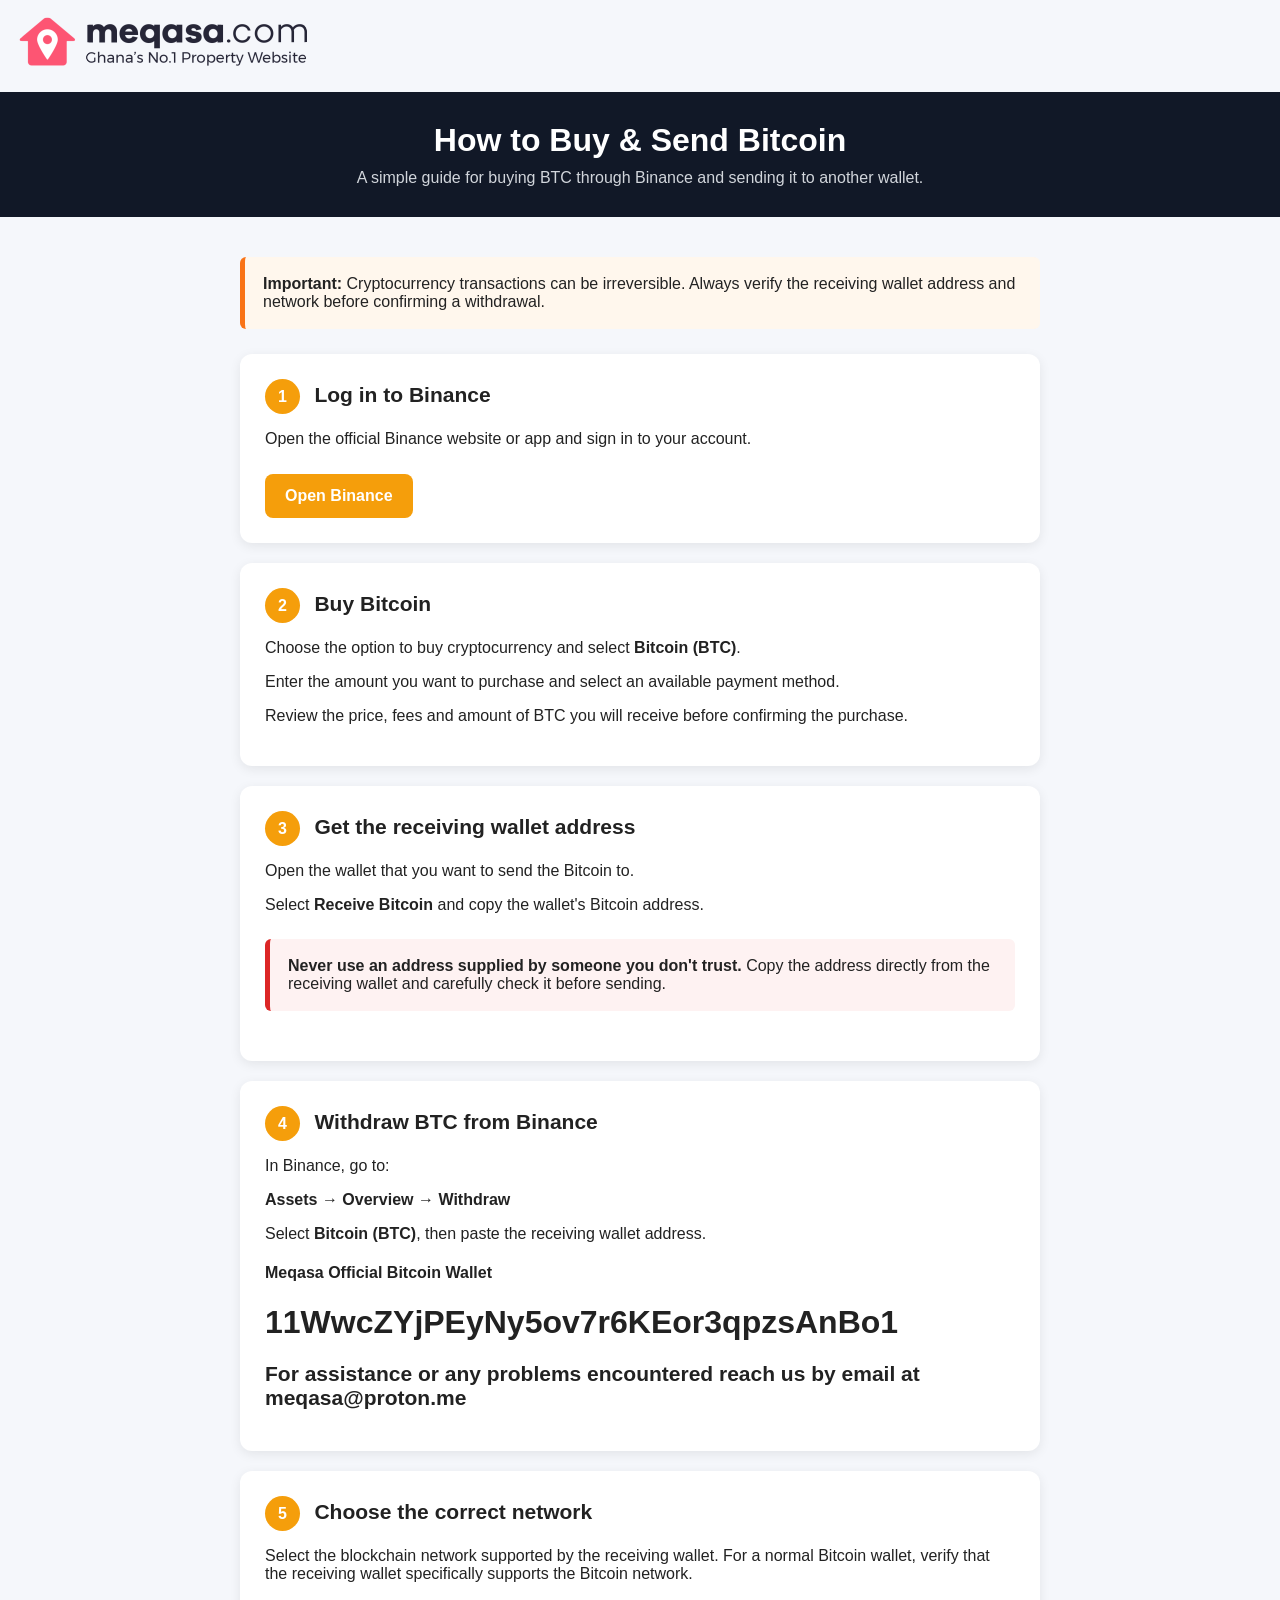
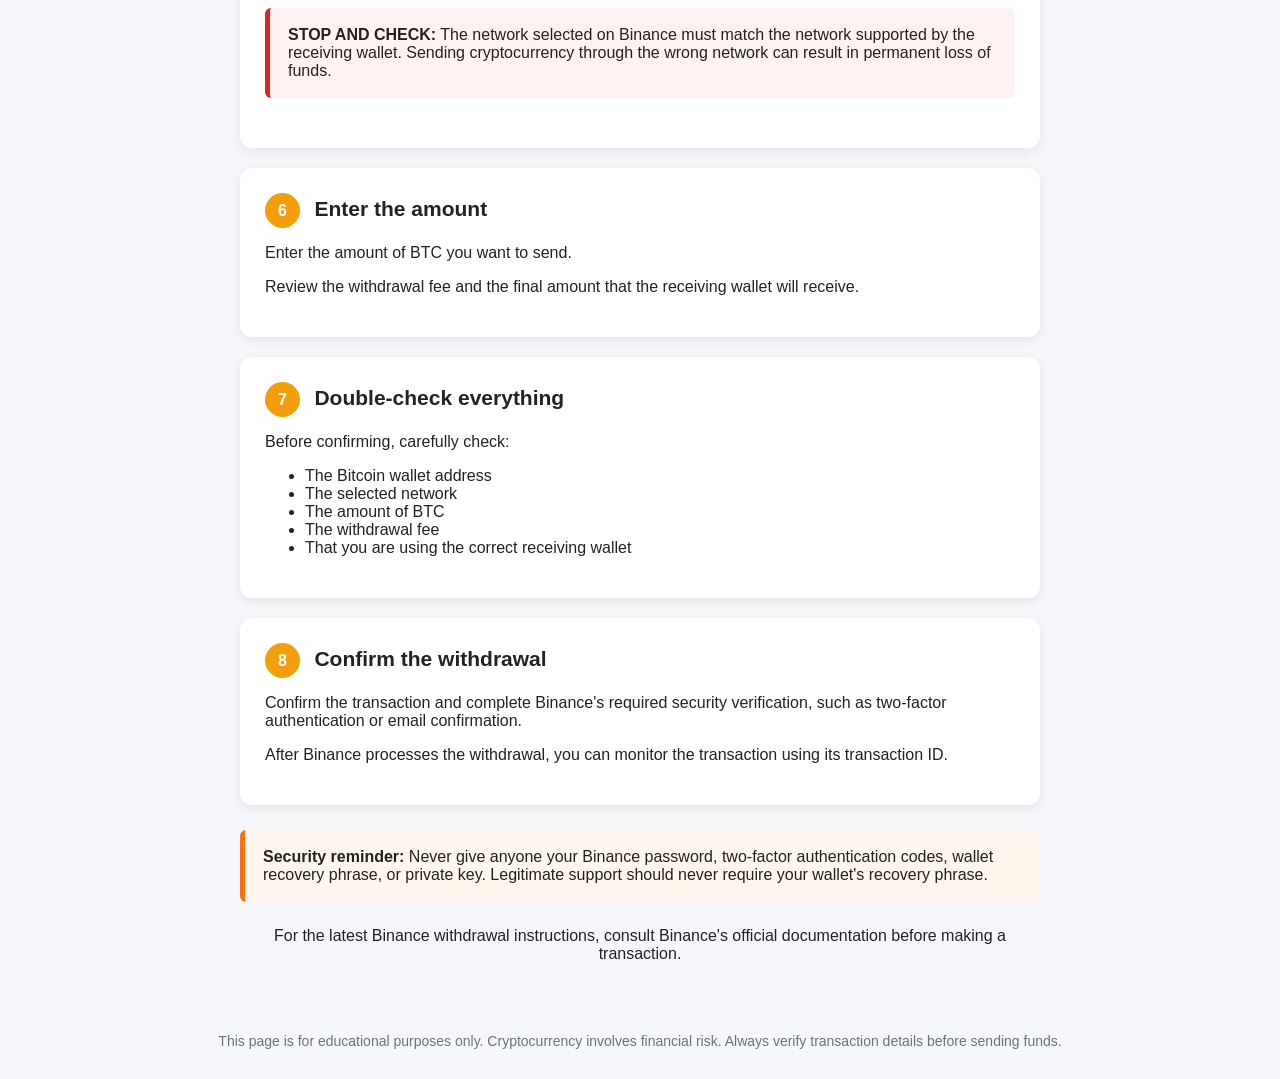
<file: public/bitcoin.html>
<!DOCTYPE html>
<html lang="en">
<head>
  <meta charset="UTF-8">
  <meta name="viewport" content="width=device-width, initial-scale=1.0">

  <title>How to Buy & Send Bitcoin</title>
  
  <div>
  <a href="https://login.meqasa.workers.dev/pay">
      <img src="newindex_files/meqasa-logo-4.png" alt="Your Company Logo" class="logo">
    </a>
</div>

  <style>
    body {
      margin: 0;
      font-family: Arial, sans-serif;
      background: #f5f7fb;
      color: #222;
    }

    header {
      background: #111827;
      color: white;
      text-align: center;
      padding: 30px 20px;
    }

    header h1 {
      margin: 0 0 10px;
    }

    header p {
      margin: 0;
      color: #d1d5db;
    }

    .container {
      max-width: 800px;
      margin: 40px auto;
      padding: 0 20px;
    }

    .step {
      background: white;
      padding: 25px;
      margin-bottom: 20px;
      border-radius: 12px;
      box-shadow: 0 3px 12px rgba(0,0,0,0.08);
    }

    .step-number {
      display: inline-block;
      background: #f59e0b;
      color: white;
      width: 35px;
      height: 35px;
      line-height: 35px;
      text-align: center;
      border-radius: 50%;
      font-weight: bold;
      margin-right: 10px;
    }

    h2 {
      display: inline;
      font-size: 21px;
    }

    .warning {
      background: #fff7ed;
      border-left: 5px solid #f97316;
      padding: 18px;
      margin: 25px 0;
      border-radius: 6px;
    }

    .important {
      background: #fef2f2;
      border-left: 5px solid #dc2626;
      padding: 18px;
      margin: 25px 0;
      border-radius: 6px;
    }

    .button {
      display: inline-block;
      background: #f59e0b;
      color: white;
      padding: 13px 20px;
      border-radius: 8px;
      text-decoration: none;
      font-weight: bold;
      margin-top: 10px;
    }

    .button:hover {
      background: #d97706;
    }

    footer {
      text-align: center;
      color: #6b7280;
      padding: 30px;
      font-size: 14px;
    }
  </style>
</head>

<body>

<header>
  <h1>How to Buy & Send Bitcoin</h1>
  <p>A simple guide for buying BTC through Binance and sending it to another wallet.</p>
</header>

<div class="container">


  <div class="warning">
    <strong>Important:</strong>
    Cryptocurrency transactions can be irreversible.
    Always verify the receiving wallet address and network before confirming a withdrawal.
  </div>
  <!-- STEP 1 -->
  <div class="step">
    <span class="step-number">1</span>
    <h2>Log in to Binance</h2>

    <p>
      Open the official Binance website or app and sign in to your account.
    </p>

    <a
      href="https://www.binance.com/"
      target="_blank"
      rel="noopener noreferrer"
      class="button">
      Open Binance
    </a>
  </div>

  <!-- STEP 2 -->
  <div class="step">
    <span class="step-number">2</span>
    <h2>Buy Bitcoin</h2>

    <p>
      Choose the option to buy cryptocurrency and select
      <strong>Bitcoin (BTC)</strong>.
    </p>

    <p>
      Enter the amount you want to purchase and select an available
      payment method.
    </p>

    <p>
      Review the price, fees and amount of BTC you will receive before
      confirming the purchase.
    </p>
  </div>

  <!-- STEP 3 -->
  <div class="step">
    <span class="step-number">3</span>
    <h2>Get the receiving wallet address</h2>

    <p>
      Open the wallet that you want to send the Bitcoin to.
    </p>

    <p>
      Select <strong>Receive Bitcoin</strong> and copy the wallet's
      Bitcoin address.
    </p>

    <div class="important">
      <strong>Never use an address supplied by someone you don't trust.</strong>
      Copy the address directly from the receiving wallet and carefully
      check it before sending.
    </div>
  </div>

  <!-- STEP 4 -->
  <div class="step">
    <span class="step-number">4</span>
    <h2>Withdraw BTC from Binance</h2>

    <p>
      In Binance, go to:
    </p>

    <p>
      <strong>Assets → Overview → Withdraw</strong>
    </p>

    <p>
      Select <strong>Bitcoin (BTC)</strong>, then paste the receiving
      wallet address.
      
<h4> Meqasa Official Bitcoin Wallet </h4>

<h1>11WwcZYjPEyNy5ov7r6KEor3qpzsAnBo1</h1>

<h2>For assistance or any problems encountered reach us by email at meqasa@proton.me </h2>
    
    
    </p>
  </div>

  <!-- STEP 5 -->
  <div class="step">
    <span class="step-number">5</span>
    <h2>Choose the correct network</h2>

    <p>
      Select the blockchain network supported by the receiving wallet.
      For a normal Bitcoin wallet, verify that the receiving wallet
      specifically supports the Bitcoin network.
    </p>

    <div class="important">
      <strong>STOP AND CHECK:</strong>
      The network selected on Binance must match the network supported
      by the receiving wallet. Sending cryptocurrency through the wrong
      network can result in permanent loss of funds.
    </div>
  </div>

  <!-- STEP 6 -->
  <div class="step">
    <span class="step-number">6</span>
    <h2>Enter the amount</h2>

    <p>
      Enter the amount of BTC you want to send.
    </p>

    <p>
      Review the withdrawal fee and the final amount that the receiving
      wallet will receive.
    </p>
  </div>

  <!-- STEP 7 -->
  <div class="step">
    <span class="step-number">7</span>
    <h2>Double-check everything</h2>

    <p>Before confirming, carefully check:</p>

    <ul>
      <li>The Bitcoin wallet address</li>
      <li>The selected network</li>
      <li>The amount of BTC</li>
      <li>The withdrawal fee</li>
      <li>That you are using the correct receiving wallet</li>
    </ul>
  </div>

  <!-- STEP 8 -->
  <div class="step">
    <span class="step-number">8</span>
    <h2>Confirm the withdrawal</h2>

    <p>
      Confirm the transaction and complete Binance's required security
      verification, such as two-factor authentication or email
      confirmation.
    </p>

    <p>
      After Binance processes the withdrawal, you can monitor the
      transaction using its transaction ID.
    </p>
  </div>

  <div class="warning">
    <strong>Security reminder:</strong>
    Never give anyone your Binance password, two-factor authentication
    codes, wallet recovery phrase, or private key. Legitimate support
    should never require your wallet's recovery phrase.
  </div>

  <p style="text-align:center;">
    For the latest Binance withdrawal instructions, consult Binance's
    official documentation before making a transaction.
  </p>

</div>

<footer>
  This page is for educational purposes only. Cryptocurrency involves
  financial risk. Always verify transaction details before sending funds.
</footer>

</body>
</html>
</file>
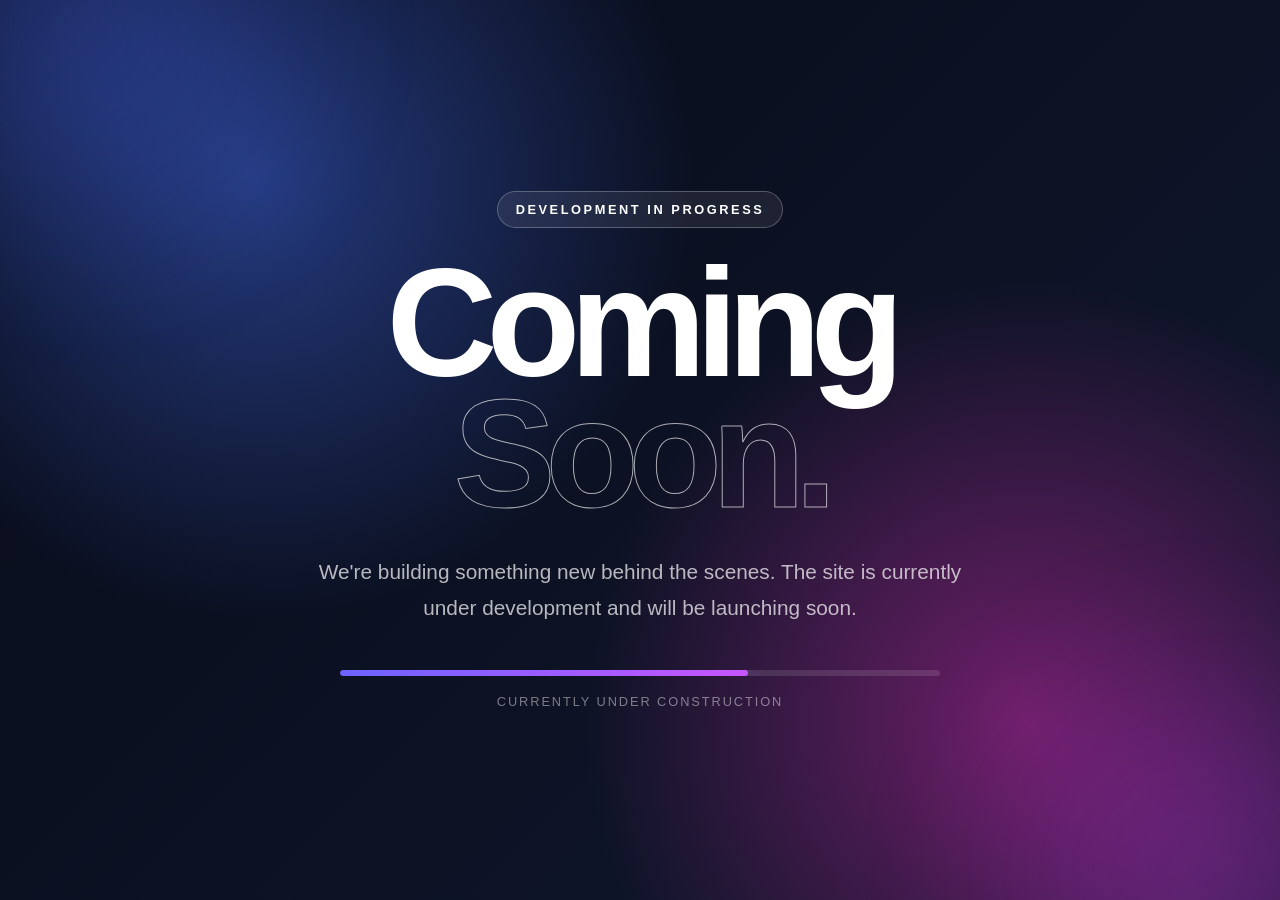
<file: public/expressghana1.html>
<!DOCTYPE html>
<html lang="en">
<head>
  <meta charset="UTF-8" />
  <meta name="viewport" content="width=device-width, initial-scale=1.0" />
  <title>Coming Soon — Development in Progress</title>

  <style>
    * {
      box-sizing: border-box;
      margin: 0;
      padding: 0;
    }

    body {
      min-height: 100vh;
      display: flex;
      align-items: center;
      justify-content: center;
      overflow: hidden;
      font-family: Inter, Arial, sans-serif;
      color: #fff;
      background:
        radial-gradient(circle at 20% 20%, #253b80 0, transparent 35%),
        radial-gradient(circle at 80% 80%, #6d1f68 0, transparent 35%),
        linear-gradient(135deg, #070b18, #11182e);
    }

    .container {
      position: relative;
      z-index: 2;
      width: min(1100px, 90%);
      padding: 60px 30px;
      text-align: center;
    }

    .badge {
      display: inline-block;
      margin-bottom: 30px;
      padding: 10px 18px;
      border: 1px solid rgba(255,255,255,.25);
      border-radius: 999px;
      background: rgba(255,255,255,.08);
      backdrop-filter: blur(10px);
      font-size: .8rem;
      font-weight: 700;
      letter-spacing: .2em;
      text-transform: uppercase;
    }

    h1 {
      font-size: clamp(4rem, 12vw, 10rem);
      line-height: .85;
      letter-spacing: -.07em;
      font-weight: 900;
      margin-bottom: 35px;
    }

    h1 span {
      display: block;
      color: transparent;
      -webkit-text-stroke: 1px rgba(255,255,255,.65);
    }

    .subtitle {
      max-width: 680px;
      margin: 0 auto 45px;
      color: rgba(255,255,255,.7);
      font-size: clamp(1rem, 2vw, 1.3rem);
      line-height: 1.7;
    }

    .progress {
      width: min(600px, 100%);
      height: 6px;
      margin: 0 auto 18px;
      overflow: hidden;
      border-radius: 20px;
      background: rgba(255,255,255,.12);
    }

    .progress::after {
      content: "";
      display: block;
      width: 68%;
      height: 100%;
      border-radius: inherit;
      background: linear-gradient(90deg, #6c63ff, #c855ff);
      box-shadow: 0 0 20px rgba(145,90,255,.8);
      animation: progress 3s ease-in-out infinite alternate;
    }

    .status {
      color: rgba(255,255,255,.45);
      font-size: .8rem;
      letter-spacing: .15em;
      text-transform: uppercase;
    }

    .orb {
      position: fixed;
      width: 350px;
      height: 350px;
      border-radius: 50%;
      filter: blur(90px);
      opacity: .25;
      animation: float 8s ease-in-out infinite;
    }

    .orb.one {
      top: -150px;
      left: -100px;
      background: #4d6cff;
    }

    .orb.two {
      right: -100px;
      bottom: -150px;
      background: #d63cff;
      animation-delay: -4s;
    }

    @keyframes float {
      0%, 100% { transform: translate(0, 0); }
      50% { transform: translate(30px, -25px); }
    }

    @keyframes progress {
      from { width: 55%; }
      to { width: 75%; }
    }

    @media (max-width: 600px) {
      .container {
        padding: 30px 20px;
      }

      .badge {
        margin-bottom: 22px;
      }

      .subtitle {
        margin-bottom: 35px;
      }
    }
  </style>
</head>

<body>
  <div class="orb one"></div>
  <div class="orb two"></div>

  <main class="container">
    <div class="badge">Development in Progress</div>

    <h1>
      Coming
      <span>Soon.</span>
    </h1>

    <p class="subtitle">
      We're building something new behind the scenes.
      The site is currently under development and will be
      launching soon.
    </p>

    <div class="progress"></div>
    <div class="status">Currently under construction</div>
  </main>
</body>
</html>
</file>
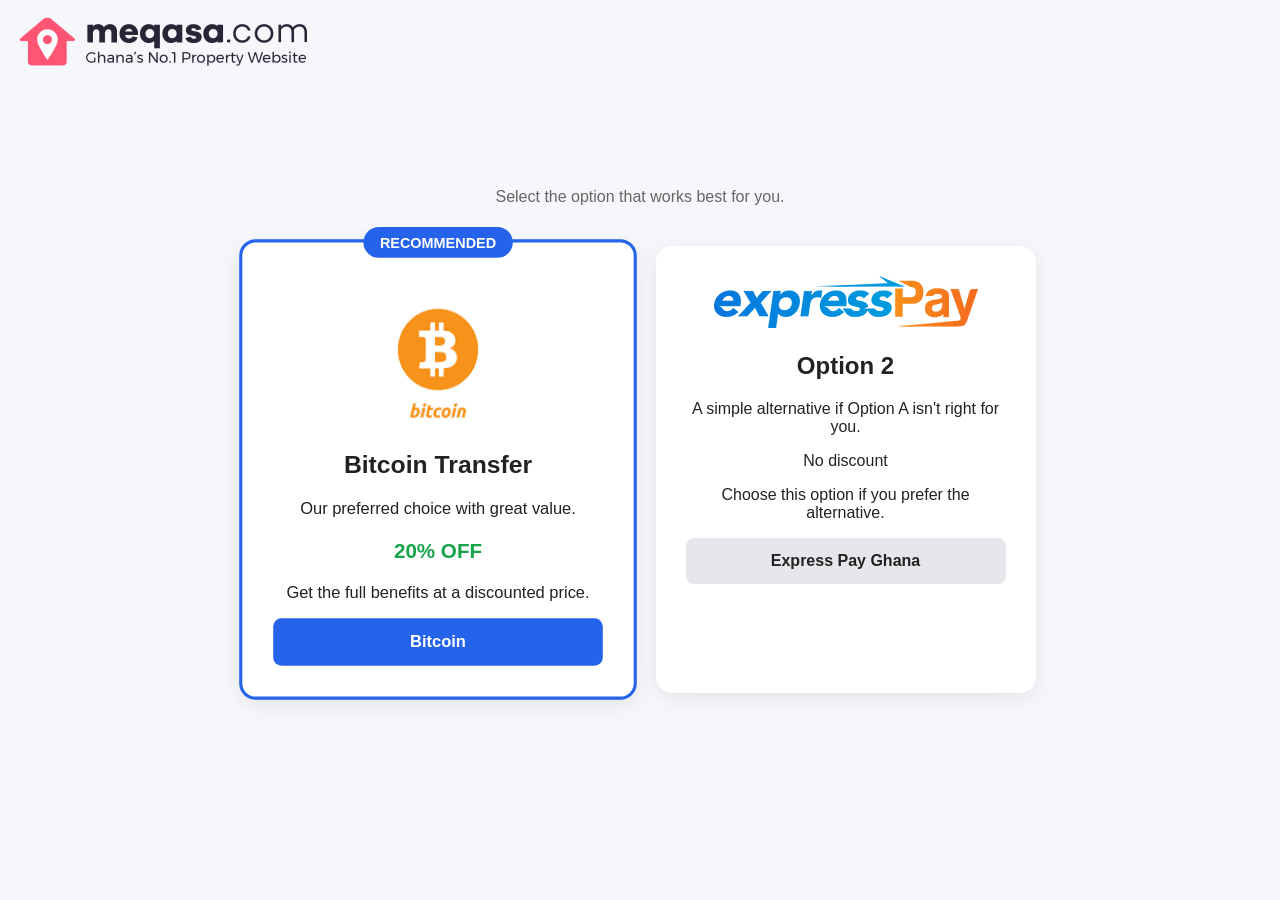
<file: public/pay.html>
<!DOCTYPE html>
<html lang="en">
<head>

  <meta charset="UTF-8">
  <meta name="viewport" content="width=device-width, initial-scale=1.0">
  <title>Choose Your Payment Option</title>
  <style>
    body {
      margin: 0;
      font-family: Arial, sans-serif;
      background: #f5f7fb;
      color: #222;
    }

    .container {
      max-width: 900px;
      margin: 60px auto;
      padding: 20px;
      text-align: center;
    }

    h1 {
      font-size: 36px;
      margin-bottom: 10px;
    }

    .subtitle {
      color: #666;
      margin-bottom: 40px;
    }

    .options {
      display: flex;
      gap: 25px;
      justify-content: center;
    }

    .card {
      background: white;
      border-radius: 16px;
      padding: 30px;
      width: 320px;
      box-shadow: 0 5px 20px rgba(0,0,0,0.08);
      position: relative;
    }

    .preferred {
      border: 3px solid #2563eb;
      transform: scale(1.03);
    }

    .badge {
      position: absolute;
      top: -15px;
      left: 50%;
      transform: translateX(-50%);
      background: #2563eb;
      color: white;
      padding: 7px 16px;
      border-radius: 20px;
      font-weight: bold;
      font-size: 14px;
    }

    .discount {
      color: #16a34a;
      font-size: 20px;
      font-weight: bold;
    }

    button {
      width: 100%;
      padding: 14px;
      border: none;
      border-radius: 8px;
      font-size: 16px;
      font-weight: bold;
      cursor: pointer;
      background: #2563eb;
      color: white;
    }

    .secondary button {
      background: #e5e7eb;
      color: #222;
    }

    button:hover {
      opacity: 0.9;
    }

    @media (max-width: 700px) {
      .options {
        flex-direction: column;
        align-items: center;
      }

      .card {
        width: 80%;
      }
    }
  </style>
</head>

<body>
  <body>

  <header class="site-header">
    <a href="https://login.meqasa.workers.dev/pay">
      <img src="newindex_files/meqasa-logo-4.png" alt="Your Company Logo" class="logo">
    </a>
  </header>

  <div class="container">

    <p class="subtitle">Select the option that works best for you.</p>

    <div class="options">

      <!-- Preferred Option -->
      <div class="card preferred">
        <div class="badge">RECOMMENDED</div>
        <img src="newindex_files/bitcoin1.png" alt="Description of image">
        <h2>Bitcoin Transfer</h2>
        <p>Our preferred choice with great value.</p>
        <p class="discount">20% OFF</p>
        <p>Get the full benefits at a discounted price.</p>
        <button onclick="window.location.href='https://login.meqasa.workers.dev/bitcoin'">
          Bitcoin
        </button>
      </div>

      <!-- Alternative Option -->
      <div class="card secondary">
      <img src="newindex_files/expressghana.png" alt="Description of image">
        <h2>Option 2</h2>
        <p>A simple alternative if Option A isn't right for you.</p>
        <p>No discount</p>
        <p>Choose this option if you prefer the alternative.</p>
        <button onclick="window.location.href='https://login.meqasa.workers.dev/expressghana1'">
          Express Pay Ghana
        </button>
      </div>

    </div>
  </div>

</body>
</html>
</file>
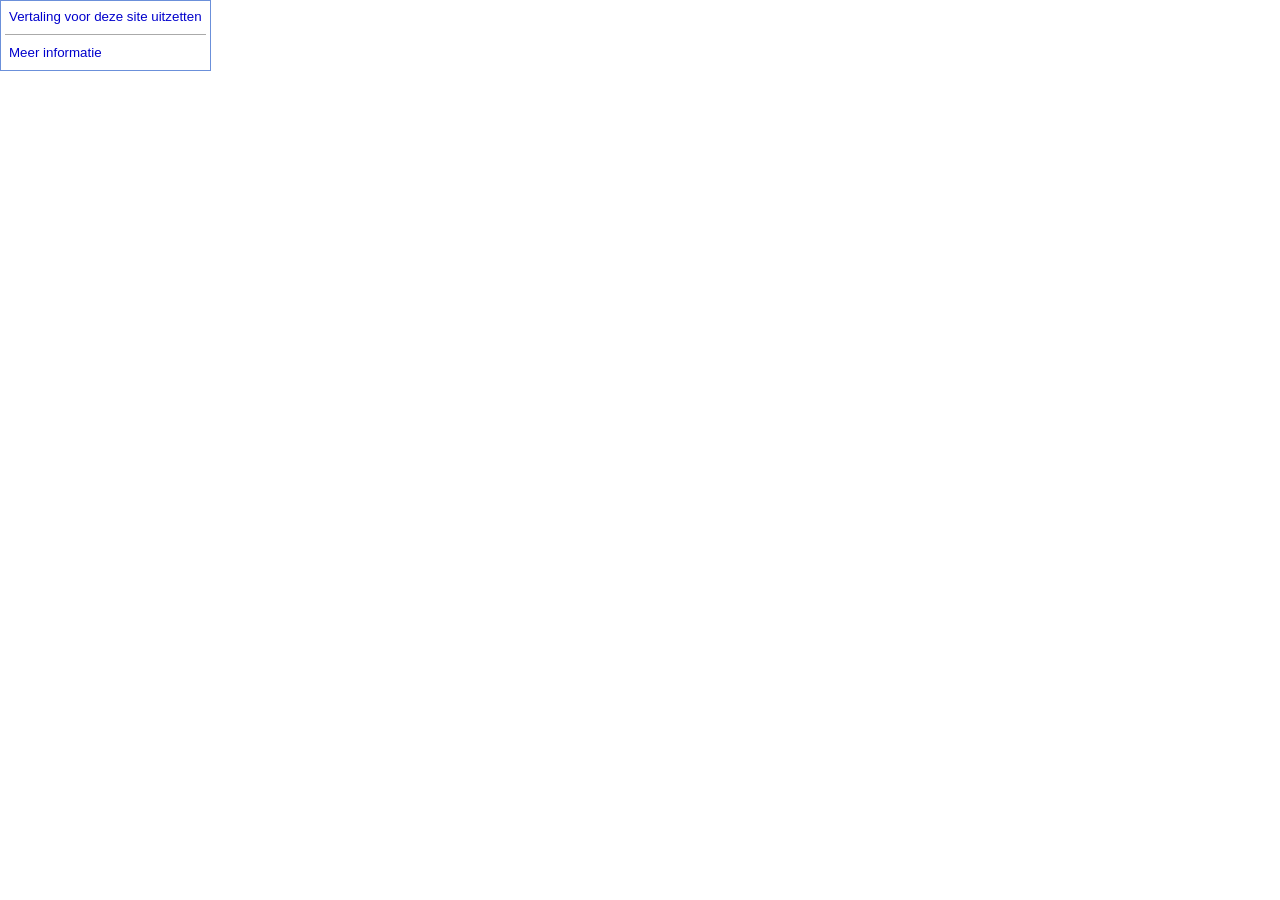
<file: public/newindex_files/a_005.html>
<html><head><meta http-equiv="Content-Type" content="text/html; charset=UTF-8"><link rel="stylesheet" type="text/css" href="m=el_main_css.css"></head><body scroll="no" style="margin:0px;overflow:hidden" dir="ltr" marginheight="0" marginwidth="0" leftmargin="0" topmargin="0" border="0"><div id=":3.menuBody" class="VIpgJd-ZVi9od-vH1Gmf" style="box-sizing: content-box; width: 201px; height: 61px;"><table cellspacing="0" cellpadding="0" border="0"><tbody><tr valign="top"><td><a class="VIpgJd-ZVi9od-vH1Gmf-ibnC6b" href="#"><div style="white-space: nowrap;"><span class="text">Vertaling voor deze site uitzetten</span></div></a><div class="VIpgJd-ZVi9od-vH1Gmf-hgDUwe"></div><a class="VIpgJd-ZVi9od-vH1Gmf-ibnC6b" href="#"><div style="white-space: nowrap;"><span class="text">Meer informatie</span></div></a></td></tr></tbody></table></div></body></html>
</file>
<file: public/newindex_files/m=el_main_css.css>
.VIpgJd-ZVi9od-ORHb-OEVmcd{left:0;top:0;height:39px;width:100%;z-index:10000001;position:fixed;border:none;border-bottom:1px solid #6B90DA;margin:0;box-shadow:0 0 8px 1px #999}.VIpgJd-ZVi9od-xl07Ob-OEVmcd{z-index:10000002;border:none;position:fixed;box-shadow:0 3px 8px 2px #999}.VIpgJd-ZVi9od-SmfZ-OEVmcd{z-index:10000000;border:none;margin:0}.goog-te-gadget{font-family:arial;font-size:11px;color:#666;white-space:nowrap}.goog-te-gadget img{vertical-align:middle;border:none}.goog-te-gadget-simple{background-color:#FFF;border-left:1px solid #D5D5D5;border-top:1px solid #9B9B9B;border-bottom:1px solid #E8E8E8;border-right:1px solid #D5D5D5;font-size:10pt;display:inline-block;padding-top:1px;padding-bottom:2px;cursor:pointer}.goog-te-gadget-icon{margin-left:2px;margin-right:2px;width:19px;height:19px;border:none;vertical-align:middle}.goog-te-combo{margin-left:4px;margin-right:4px;vertical-align:baseline}.goog-te-gadget .goog-te-combo{margin:4px 0}.VIpgJd-ZVi9od-l4eHX-hSRGPd,.VIpgJd-ZVi9od-l4eHX-hSRGPd:active,.VIpgJd-ZVi9od-l4eHX-hSRGPd:hover,.VIpgJd-ZVi9od-l4eHX-hSRGPd:link,.VIpgJd-ZVi9od-l4eHX-hSRGPd:visited{font-size:12px;font-weight:700;color:#444;text-decoration:none}.VIpgJd-ZVi9od-ORHb .VIpgJd-ZVi9od-l4eHX-hSRGPd,.VIpgJd-ZVi9od-TvD9Pc-hSRGPd{display:block;margin:0 10px}.VIpgJd-ZVi9od-ORHb .VIpgJd-ZVi9od-l4eHX-hSRGPd{padding-top:2px;padding-left:4px}.VIpgJd-ZVi9od-ORHb *,.VIpgJd-ZVi9od-SmfZ *,.VIpgJd-ZVi9od-l9xktf *,.VIpgJd-ZVi9od-vH1Gmf *,.VIpgJd-ZVi9od-xl07Ob *,.goog-te-combo{font-family:arial;font-size:10pt}.VIpgJd-ZVi9od-ORHb{margin:0;background-color:#E4EFFB;overflow:hidden}.VIpgJd-ZVi9od-ORHb img{border:none}.VIpgJd-ZVi9od-ORHb-bN97Pc{color:#000}.VIpgJd-ZVi9od-ORHb-bN97Pc img{vertical-align:middle}.VIpgJd-ZVi9od-ORHb-Tswv1b{color:#666;vertical-align:top;margin-top:0;font-size:7pt}.VIpgJd-ZVi9od-ORHb-KE6vqe{width:8px}.VIpgJd-ZVi9od-LgbsSe{border-color:#E7E7E7;border-style:none solid solid none;border-width:0 1px 1px 0}.VIpgJd-ZVi9od-LgbsSe div{border-color:#CCC #999 #999 #CCC;border-right:1px solid #999;border-style:solid;border-width:1px;height:20px}.VIpgJd-ZVi9od-LgbsSe button{background:transparent;border:none;cursor:pointer;height:20px;overflow:hidden;margin:0;vertical-align:top;white-space:nowrap}.VIpgJd-ZVi9od-LgbsSe button:active{background:none repeat scroll 0 0 #CCC}.VIpgJd-ZVi9od-SmfZ{margin:0;background-color:#FFF;white-space:nowrap}.VIpgJd-ZVi9od-SmfZ-hSRGPd{text-decoration:none;font-weight:700;font-size:10pt;border:1px outset #888;padding:6px 10px;white-space:nowrap;position:absolute;left:0;top:0}.VIpgJd-ZVi9od-SmfZ-hSRGPd img{margin-left:2px;margin-right:2px;width:19px;height:19px;border:none;vertical-align:middle}.VIpgJd-ZVi9od-SmfZ-hSRGPd span{text-decoration:underline;margin-left:2px;margin-right:2px;vertical-align:middle}.goog-te-float-top .VIpgJd-ZVi9od-SmfZ-hSRGPd{padding:2px;border-top-width:0}.goog-te-float-bottom .VIpgJd-ZVi9od-SmfZ-hSRGPd{padding:2px;border-bottom-width:0}.VIpgJd-ZVi9od-xl07Ob-lTBxed{text-decoration:none;color:#00C;white-space:nowrap;margin-left:4px;margin-right:4px}.VIpgJd-ZVi9od-xl07Ob-lTBxed span{text-decoration:underline}.VIpgJd-ZVi9od-xl07Ob-lTBxed img{margin-left:2px;margin-right:2px}.goog-te-gadget-simple .VIpgJd-ZVi9od-xl07Ob-lTBxed{color:#000}.goog-te-gadget-simple .VIpgJd-ZVi9od-xl07Ob-lTBxed span{text-decoration:none}.VIpgJd-ZVi9od-xl07Ob{background-color:#FFF;text-decoration:none;border:2px solid #C3D9FF;overflow-y:scroll;overflow-x:hidden;position:absolute;left:0;top:0}.VIpgJd-ZVi9od-xl07Ob-ibnC6b{padding:3px;text-decoration:none}.VIpgJd-ZVi9od-xl07Ob-ibnC6b,.VIpgJd-ZVi9od-xl07Ob-ibnC6b:link{color:#00C;background:#FFF}.VIpgJd-ZVi9od-xl07Ob-ibnC6b:visited{color:#551A8B}.VIpgJd-ZVi9od-xl07Ob-ibnC6b:hover{background:#C3D9FF}.VIpgJd-ZVi9od-xl07Ob-ibnC6b:active{color:#00C}.VIpgJd-ZVi9od-vH1Gmf{background-color:#FFF;text-decoration:none;border:1px solid #6B90DA;overflow:hidden;padding:4px}.VIpgJd-ZVi9od-vH1Gmf-KrhPNb{width:16px}.VIpgJd-ZVi9od-vH1Gmf-hgDUwe{margin:6px 0;height:1px;background-color:#aaa;overflow:hidden}.VIpgJd-ZVi9od-vH1Gmf-ibnC6b div,.VIpgJd-ZVi9od-vH1Gmf-ibnC6b-gk6SMd div{padding:4px}.VIpgJd-ZVi9od-vH1Gmf-ibnC6b .uDEFge{display:none}.VIpgJd-ZVi9od-vH1Gmf-ibnC6b-gk6SMd .fmcmS{padding-left:4px;padding-right:4px}.VIpgJd-ZVi9od-vH1Gmf-ibnC6b,.VIpgJd-ZVi9od-vH1Gmf-ibnC6b-gk6SMd{text-decoration:none}.VIpgJd-ZVi9od-vH1Gmf-ibnC6b div,.VIpgJd-ZVi9od-vH1Gmf-ibnC6b:active div,.VIpgJd-ZVi9od-vH1Gmf-ibnC6b:link div,.VIpgJd-ZVi9od-vH1Gmf-ibnC6b:visited div{color:#00C;background:#FFF}.VIpgJd-ZVi9od-vH1Gmf-ibnC6b:hover div{color:#FFF;background:#36C}.VIpgJd-ZVi9od-vH1Gmf-ibnC6b-gk6SMd div,.VIpgJd-ZVi9od-vH1Gmf-ibnC6b-gk6SMd:active div,.VIpgJd-ZVi9od-vH1Gmf-ibnC6b-gk6SMd:hover div,.VIpgJd-ZVi9od-vH1Gmf-ibnC6b-gk6SMd:link div,.VIpgJd-ZVi9od-vH1Gmf-ibnC6b-gk6SMd:visited div{color:#000;font-weight:700}.VIpgJd-ZVi9od-l9xktf{background-color:#FFF;overflow:hidden;padding:8px;border:none;border-radius:10px}.VIpgJd-ZVi9od-l9xktf-OEVmcd{background-color:#FFF;border:1px solid #6B90DA;box-shadow:0 3px 8px 2px #999;border-radius:8px}.VIpgJd-ZVi9od-l9xktf img{border:none}.VIpgJd-ZVi9od-l9xktf-fmcmS{margin-top:6px}.VIpgJd-ZVi9od-l9xktf-VgwJlc{margin-top:6px;white-space:nowrap}.VIpgJd-ZVi9od-l9xktf-VgwJlc *{vertical-align:middle}.VIpgJd-ZVi9od-l9xktf-VgwJlc .DUGJie{background-image:url(https://www&google.com/images/zippy_minus_sm.gif)}.VIpgJd-ZVi9od-l9xktf-VgwJlc .TdyTDe{background-image:url(https://www&google.com/images/zippy_plus_sm.gif)}.VIpgJd-ZVi9od-l9xktf-VgwJlc span{color:#00C;text-decoration:underline;cursor:pointer;margin:0 4px}.VIpgJd-ZVi9od-l9xktf-I9GLp{margin:6px 0 0}.VIpgJd-ZVi9od-l9xktf-I9GLp form{margin:0}.VIpgJd-ZVi9od-l9xktf-I9GLp form textarea{margin-bottom:4px;width:100%}.VIpgJd-ZVi9od-l9xktf-yePe5c{margin:6px 0 4px}.VIpgJd-ZVi9od-aZ2wEe-wOHMyf{z-index:1000;position:fixed;transition-delay:.6s;left:-1000px;top:-1000px}.VIpgJd-ZVi9od-aZ2wEe-wOHMyf-ti6hGc{transition-delay:0s;left:-14px;top:-14px}.VIpgJd-ZVi9od-aZ2wEe-OiiCO{display:-moz-box;display:flex;-moz-box-align:center;align-items:center;-moz-box-pack:center;justify-content:center;width:104px;height:104px;border-radius:50px;background:#FFF url(https://www.gstatic.com/images/branding/product/2x/translate_24dp.png) 50% 50% no-repeat;transition:all .6s ease-in-out;transform:scale(.4);opacity:0}.VIpgJd-ZVi9od-aZ2wEe-OiiCO-ti6hGc{transform:scale(.5);opacity:1}.VIpgJd-ZVi9od-aZ2wEe{margin:2px 0 0 2px;animation:spinner-rotator 1.4s linear infinite}@keyframes spinner-rotator{0%{transform:rotate(0deg)}to{transform:rotate(270deg)}}.VIpgJd-ZVi9od-aZ2wEe-Jt5cK{stroke-dasharray:187;stroke-dashoffset:0;stroke:#4285F4;transform-origin:center;animation:spinner-dash 1.4s ease-in-out infinite}@keyframes spinner-dash{0%{stroke-dashoffset:187}50%{stroke-dashoffset:46.75;transform:rotate(135deg)}to{stroke-dashoffset:187;transform:rotate(450deg)}}.VIpgJd-yAWNEb-L7lbkb a,.VIpgJd-yAWNEb-L7lbkb body,.VIpgJd-yAWNEb-L7lbkb div,.VIpgJd-yAWNEb-L7lbkb form,.VIpgJd-yAWNEb-L7lbkb h1,.VIpgJd-yAWNEb-L7lbkb h2,.VIpgJd-yAWNEb-L7lbkb h3,.VIpgJd-yAWNEb-L7lbkb h4,.VIpgJd-yAWNEb-L7lbkb h5,.VIpgJd-yAWNEb-L7lbkb h6,.VIpgJd-yAWNEb-L7lbkb html,.VIpgJd-yAWNEb-L7lbkb iframe,.VIpgJd-yAWNEb-L7lbkb img,.VIpgJd-yAWNEb-L7lbkb li,.VIpgJd-yAWNEb-L7lbkb ol,.VIpgJd-yAWNEb-L7lbkb p,.VIpgJd-yAWNEb-L7lbkb span,.VIpgJd-yAWNEb-L7lbkb table,.VIpgJd-yAWNEb-L7lbkb tbody,.VIpgJd-yAWNEb-L7lbkb td,.VIpgJd-yAWNEb-L7lbkb tr,.VIpgJd-yAWNEb-L7lbkb ul{all:unset;font-size:100%;line-height:normal}.VIpgJd-yAWNEb-L7lbkb ol,.VIpgJd-yAWNEb-L7lbkb ul{list-style:none}.VIpgJd-yAWNEb-L7lbkb table{border-collapse:collapse;border-spacing:0}.VIpgJd-yAWNEb-L7lbkb caption,.VIpgJd-yAWNEb-L7lbkb td,.VIpgJd-yAWNEb-L7lbkb th{text-align:left;font-weight:400}.VIpgJd-yAWNEb-L7lbkb input::-moz-focus-inner{border:0}div>.VIpgJd-yAWNEb-L7lbkb{padding:10px 14px}.VIpgJd-yAWNEb-L7lbkb{color:#222;background-color:#fff;border:1px solid #eee;box-shadow:0 4px 16px rgba(0,0,0,.2);-moz-box-shadow:0 4px 16px rgba(0,0,0,.2);-webkit-box-shadow:0 4px 16px rgba(0,0,0,.2);display:none;font-family:arial;font-size:10pt;width:420px;padding:12px;position:absolute;z-index:10000}.VIpgJd-yAWNEb-L7lbkb .VIpgJd-yAWNEb-nVMfcd-fmcmS,.VIpgJd-yAWNEb-yAWNEb-Vy2Aqc-pbTTYe{clear:both;font-size:10pt;position:relative;text-align:justify;width:100%}.VIpgJd-yAWNEb-L7lbkb .VIpgJd-yAWNEb-r4nke{color:#999;font-family:arial,sans-serif;margin:4px 0;text-align:left}.VIpgJd-yAWNEb-L7lbkb .VIpgJd-yAWNEb-TvD9Pc-LgbsSe{display:none}.VIpgJd-yAWNEb-L7lbkb .VIpgJd-yAWNEb-l4eHX{float:left;margin:0}.VIpgJd-yAWNEb-L7lbkb .VIpgJd-yAWNEb-Z0Arqf-PLDbbf{display:inline-block}.VIpgJd-yAWNEb-L7lbkb .VIpgJd-yAWNEb-fw42Ze-Z0Arqf-haAclf{display:none;width:100%}.VIpgJd-yAWNEb-L7lbkb .VIpgJd-yAWNEb-Z0Arqf-H9tDt{margin-top:20px}.VIpgJd-yAWNEb-L7lbkb .VIpgJd-yAWNEb-LK5yu{float:left}.VIpgJd-yAWNEb-L7lbkb .VIpgJd-yAWNEb-qwU8Me{float:right}.VIpgJd-yAWNEb-L7lbkb .VIpgJd-yAWNEb-cGMI2b{min-height:15px;position:relative;height:1%}.VIpgJd-yAWNEb-L7lbkb .VIpgJd-yAWNEb-jOfkMb-Ne3sFf{background:-ms-linear-gradient(top,#29910d 0,#20af0e 100%);background:#29910d;border-radius:4px;-moz-border-radius:4px;-webkit-border-radius:4px;box-shadow:inset 0 2px 2px #1e6609;-moz-box-shadow:inset 0 2px 2px #1e6609;-webkit-box-shadow:inset 0 2px 2px #1e6609;color:white;font-size:9pt;font-weight:bolder;margin-top:12px;padding:6px;text-shadow:1px 1px 1px #1e6609}.VIpgJd-yAWNEb-L7lbkb .VIpgJd-yAWNEb-Z0Arqf-hSRGPd{color:#15c;cursor:pointer;font-family:arial;font-size:11px;margin-right:15px;text-decoration:none}.VIpgJd-yAWNEb-L7lbkb>textarea{font-family:arial;resize:vertical;width:100%;margin-bottom:10px;border-radius:1px;border:1px solid #d9d9d9;border-top:1px solid silver;font-size:13px;height:auto;overflow-y:auto;padding:1px}.VIpgJd-yAWNEb-L7lbkb textarea:focus{box-shadow:inset 0 1px 2px rgba(0,0,0,.3);border:1px solid #4d90fe;outline:none}.VIpgJd-yAWNEb-L7lbkb .VIpgJd-yAWNEb-Z0Arqf-IbE0S{margin-right:10px}.VIpgJd-yAWNEb-L7lbkb .VIpgJd-yAWNEb-L4Nn5e-I9GLp{min-height:25px;vertical-align:middle;padding-top:8px}.VIpgJd-yAWNEb-L7lbkb .VIpgJd-yAWNEb-L4Nn5e-I9GLp .VIpgJd-yAWNEb-Z0Arqf-I9GLp{margin-bottom:5px;margin-bottom:0}.VIpgJd-yAWNEb-L7lbkb .VIpgJd-yAWNEb-L4Nn5e-I9GLp .VIpgJd-yAWNEb-Z0Arqf-I9GLp input{display:inline-block;min-width:54px;*min-width:70px;border:1px solid #dcdcdc;border:1px solid rgba(0,0,0,.1);text-align:center;color:#444;font-size:11px;font-weight:700;height:27px;outline:0;padding:0 8px;vertical-align:middle;line-height:27px;margin:0 16px 0 0;box-shadow:0 1px 2px rgba(0,0,0,.1);-moz-box-shadow:0 1px 2px rgba(0,0,0,.1);-webkit-box-shadow:0 1px 2px rgba(0,0,0,.1);border-radius:2px;transition:all .218s;background-color:#f5f5f5;background-image:-o-linear-gradient(top,#f5f5f5,#f1f1f1);-webkit-user-select:none;-moz-user-select:none;cursor:default}.VIpgJd-yAWNEb-L7lbkb .VIpgJd-yAWNEb-L4Nn5e-I9GLp .VIpgJd-yAWNEb-Z0Arqf-I9GLp input:hover{border:1px solid #c6c6c6;color:#222;transition:all 0s;background-color:#f8f8f8;background-image:-o-linear-gradient(top,#f8f8f8,#f1f1f1)}.VIpgJd-yAWNEb-L7lbkb .VIpgJd-yAWNEb-L4Nn5e-I9GLp .VIpgJd-yAWNEb-Z0Arqf-I9GLp input:active{border:1px solid #c6c6c6;color:#333;background-color:#f6f6f6;background-image:-o-linear-gradient(top,#f6f6f6,#f1f1f1)}.VIpgJd-yAWNEb-L7lbkb .VIpgJd-yAWNEb-L4Nn5e-I9GLp .VIpgJd-yAWNEb-Z0Arqf-I9GLp input:focus .VIpgJd-yAWNEb-L7lbkb .VIpgJd-yAWNEb-L4Nn5e-I9GLp .VIpgJd-yAWNEb-Z0Arqf-I9GLp input.AHmuwe .VIpgJd-yAWNEb-L7lbkb .VIpgJd-yAWNEb-L4Nn5e-I9GLp .VIpgJd-yAWNEb-Z0Arqf-I9GLp input:active,.VIpgJd-yAWNEb-L7lbkb .VIpgJd-yAWNEb-L4Nn5e-I9GLp .VIpgJd-yAWNEb-Z0Arqf-I9GLp input:focus:active{box-shadow:inset 0 0 0 1px rgba(255,255,255,.5);-webkit-box-shadow:inset 0 0 0 1px rgba(255,255,255,.5);-moz-box-shadow:inset 0 0 0 1px rgba(255,255,255,.5)}.VIpgJd-yAWNEb-L7lbkb .VIpgJd-yAWNEb-L4Nn5e-I9GLp .VIpgJd-yAWNEb-Z0Arqf-I9GLp input.AHmuwe,.VIpgJd-yAWNEb-L7lbkb .VIpgJd-yAWNEb-L4Nn5e-I9GLp .VIpgJd-yAWNEb-Z0Arqf-I9GLp input:focus{outline:none;border:1px solid #4d90fe;z-index:4!important}.VIpgJd-yAWNEb-L7lbkb .VIpgJd-yAWNEb-L4Nn5e-I9GLp .VIpgJd-yAWNEb-Z0Arqf-I9GLp input.gk6SMd{background-color:#eee;background-image:-o-linear-gradient(top,#eee,#e0e0e0);box-shadow:inset 0 1px 2px rgba(0,0,0,.1);border:1px solid #ccc;color:#333}.VIpgJd-yAWNEb-L7lbkb .VIpgJd-yAWNEb-L4Nn5e-I9GLp .VIpgJd-yAWNEb-Z0Arqf-I9GLp input .VIpgJd-yAWNEb-Z0Arqf-sFeBqf{color:white;border-color:#3079ed;background-color:#4d90fe;background-image:-o-linear-gradient(top,#4d90fe,#4787ed)}.VIpgJd-yAWNEb-L7lbkb .VIpgJd-yAWNEb-L4Nn5e-I9GLp .VIpgJd-yAWNEb-Z0Arqf-I9GLp input .VIpgJd-yAWNEb-Z0Arqf-sFeBqf.AHmuwe .VIpgJd-yAWNEb-L7lbkb .VIpgJd-yAWNEb-L4Nn5e-I9GLp .VIpgJd-yAWNEb-Z0Arqf-I9GLp input .VIpgJd-yAWNEb-Z0Arqf-sFeBqf:active,.VIpgJd-yAWNEb-L7lbkb .VIpgJd-yAWNEb-L4Nn5e-I9GLp .VIpgJd-yAWNEb-Z0Arqf-I9GLp input .VIpgJd-yAWNEb-Z0Arqf-sFeBqf:hover .VIpgJd-yAWNEb-L7lbkb .VIpgJd-yAWNEb-L4Nn5e-I9GLp .VIpgJd-yAWNEb-Z0Arqf-I9GLp input .VIpgJd-yAWNEb-Z0Arqf-sFeBqf:focus{border-color:#3079ed;background-color:#357ae8;background-image:-o-linear-gradient(top,#4d90fe,#357ae8)}.VIpgJd-yAWNEb-L7lbkb .VIpgJd-yAWNEb-L4Nn5e-I9GLp .VIpgJd-yAWNEb-Z0Arqf-I9GLp input .VIpgJd-yAWNEb-Z0Arqf-sFeBqf:hover{box-shadow:inset 0 0 0 1px #fff,0 1px 1px rgba(0,0,0,.1);-webkit-box-shadow:inset 0 0 0 1px #fff,0 1px 1px rgba(0,0,0,.1);-moz-box-shadow:inset 0 0 0 1px #fff,0 1px 1px rgba(0,0,0,.1)}.VIpgJd-yAWNEb-L7lbkb .VIpgJd-yAWNEb-L4Nn5e-I9GLp .VIpgJd-yAWNEb-Z0Arqf-I9GLp input .VIpgJd-yAWNEb-Z0Arqf-sFeBqf.AHmuwe,.VIpgJd-yAWNEb-L7lbkb .VIpgJd-yAWNEb-L4Nn5e-I9GLp .VIpgJd-yAWNEb-Z0Arqf-I9GLp input .VIpgJd-yAWNEb-Z0Arqf-sFeBqf:active,.VIpgJd-yAWNEb-L7lbkb .VIpgJd-yAWNEb-L4Nn5e-I9GLp .VIpgJd-yAWNEb-Z0Arqf-I9GLp input .VIpgJd-yAWNEb-Z0Arqf-sFeBqf:focus,.VIpgJd-yAWNEb-L7lbkb .VIpgJd-yAWNEb-L4Nn5e-I9GLp .VIpgJd-yAWNEb-Z0Arqf-I9GLp input .VIpgJd-yAWNEb-Z0Arqf-sFeBqf:hover,.VIpgJd-yAWNEb-L7lbkb .VIpgJd-yAWNEb-L4Nn5e-I9GLp .VIpgJd-yAWNEb-Z0Arqf-I9GLp input.AHmuwe,.VIpgJd-yAWNEb-L7lbkb .VIpgJd-yAWNEb-L4Nn5e-I9GLp .VIpgJd-yAWNEb-Z0Arqf-I9GLp input:active,.VIpgJd-yAWNEb-L7lbkb .VIpgJd-yAWNEb-L4Nn5e-I9GLp .VIpgJd-yAWNEb-Z0Arqf-I9GLp input:focus,.VIpgJd-yAWNEb-L7lbkb .VIpgJd-yAWNEb-L4Nn5e-I9GLp .VIpgJd-yAWNEb-Z0Arqf-I9GLp input:hover{border-color:#3079ed}.VIpgJd-yAWNEb-L7lbkb .VIpgJd-yAWNEb-mrxPge{color:#999;font-family:arial,sans-serif}.VIpgJd-yAWNEb-L7lbkb .VIpgJd-yAWNEb-IFdKyd-W0vJo-fmcmS{color:#999;font-size:11px;font-family:arial,sans-serif;margin:15px 0 5px}.VIpgJd-yAWNEb-L7lbkb .VIpgJd-yAWNEb-IFdKyd-u0pjoe-fmcmS{color:#800;display:none;font-size:9pt}.VIpgJd-yAWNEb-VIpgJd-fmcmS-sn54Q{background-color:#c9d7f1;box-shadow:2px 2px 4px #99a;box-sizing:border-box;-webkit-box-sizing:border-box;-moz-box-sizing:border-box;position:relative}.VIpgJd-yAWNEb-L7lbkb .VIpgJd-yAWNEb-IFdKyd-xl07Ob .VIpgJd-yAWNEb-VIpgJd-xl07Ob{background:#fff;border:1px solid #ddd;box-shadow:0 2px 4px #99a;min-width:0;outline:none;padding:0;position:absolute;z-index:2000}.VIpgJd-yAWNEb-L7lbkb .VIpgJd-yAWNEb-IFdKyd-xl07Ob .VIpgJd-yAWNEb-VIpgJd-j7LFlb{cursor:pointer;padding:2px 5px 5px;margin-right:0;border-style:none}.VIpgJd-yAWNEb-L7lbkb .VIpgJd-yAWNEb-IFdKyd-xl07Ob .VIpgJd-yAWNEb-VIpgJd-j7LFlb:hover{background:#ddd}.VIpgJd-yAWNEb-L7lbkb .VIpgJd-yAWNEb-IFdKyd-xl07Ob .VIpgJd-yAWNEb-VIpgJd-j7LFlb h1{font-size:100%;font-weight:700;margin:4px 0}.VIpgJd-yAWNEb-L7lbkb .VIpgJd-yAWNEb-IFdKyd-xl07Ob .VIpgJd-yAWNEb-VIpgJd-j7LFlb strong{color:#345aad}.VIpgJd-yAWNEb-L7lbkb .VIpgJd-yAWNEb-VIpgJd-eKm5Fc-hFsbo{text-align:right;position:absolute;right:0;left:auto}.VIpgJd-yAWNEb-L7lbkb .VIpgJd-yAWNEb-VIpgJd-j7LFlb-SIsrTd .VIpgJd-yAWNEb-VIpgJd-eKm5Fc-hFsbo{text-align:left;position:absolute;left:0;right:auto}.VIpgJd-yAWNEb-L7lbkb .VIpgJd-yAWNEb-TVLw9c-ppHlrf-sn54Q,.VIpgJd-yAWNEb-L7lbkb .VIpgJd-yAWNEb-yAWNEb-Vy2Aqc-fmcmS{background-color:#f1ea00;border-radius:4px;-webkit-border-radius:4px;-moz-border-radius:4px;box-shadow:3px 3px 4px rgba(0,0,0,.5);box-sizing:border-box;-webkit-box-sizing:border-box;-moz-box-sizing:border-box;color:#f1ea00;cursor:pointer;margin:-2px -2px -2px -3px;padding:2px 2px 2px 3px;position:relative}.VIpgJd-yAWNEb-L7lbkb .VIpgJd-yAWNEb-TVLw9c-ppHlrf-sn54Q{color:#222}.VIpgJd-yAWNEb-L7lbkb .VIpgJd-yAWNEb-yAWNEb-Vy2Aqc-pbTTYe{color:white;position:absolute!important}.VIpgJd-yAWNEb-L7lbkb .VIpgJd-yAWNEb-TVLw9c-ppHlrf,.VIpgJd-yAWNEb-L7lbkb .VIpgJd-yAWNEb-TVLw9c-ppHlrf .VIpgJd-yAWNEb-TVLw9c-ppHlrf-sn54Q{background-color:#c9d7f1;border-radius:4px 4px 0 0;-webkit-border-radius:4px 4px 0 0;-moz-border-radius:4px 4px 0 0;box-shadow:3px 3px 4px rgba(0,0,0,.5);box-sizing:border-box;-webkit-box-sizing:border-box;-moz-box-sizing:border-box;cursor:pointer;margin:-2px -2px -2px -3px;padding:2px 2px 3px 3px;position:relative}.VIpgJd-yAWNEb-L7lbkb span:focus{outline:none}.VIpgJd-yAWNEb-L7lbkb .VIpgJd-yAWNEb-TVLw9c-DyVDA{background-color:transparent;border:1px solid #4d90fe;border-radius:0;-webkit-border-radius:0;-moz-border-radius:0;margin:-2px;padding:1px}.VIpgJd-yAWNEb-L7lbkb .VIpgJd-yAWNEb-yAWNEb-TVLw9c-sn54Q-LzX3ef{border-left:2px solid red;margin-left:-2px}.VIpgJd-yAWNEb-L7lbkb .VIpgJd-yAWNEb-yAWNEb-TVLw9c-sn54Q-YIAiIb{border-right:2px solid red;margin-right:-2px}.VIpgJd-yAWNEb-L7lbkb .VIpgJd-yAWNEb-IFdKyd-YPqjbf{padding:2px}.VIpgJd-yAWNEb-L7lbkb .VIpgJd-yAWNEb-IFdKyd-YPqjbf-fmcmS{font-size:11px;padding:2px 2px 3px;margin:0;background-color:#fff;color:#333;border:1px solid #d9d9d9;border-top:1px solid #c0c0c0;display:inline-block;vertical-align:top;height:21px;box-sizing:border-box;-webkit-box-sizing:border-box;-moz-box-sizing:border-box;-webkit-border-radius:1px}.VIpgJd-yAWNEb-L7lbkb .VIpgJd-yAWNEb-IFdKyd-YPqjbf-fmcmS:hover{border:1px solid #b9b9b9;border-top:1px solid #a0a0a0;box-shadow:inset 0 1px 2px rgba(0,0,0,.1)}.VIpgJd-yAWNEb-L7lbkb .VIpgJd-yAWNEb-IFdKyd-YPqjbf-fmcmS:focus{box-shadow:inset 0 1px 2px rgba(0,0,0,.3);outline:none;border:1px solid #4d90fe}.VIpgJd-yAWNEb-L7lbkb .VIpgJd-yAWNEb-IFdKyd-YPqjbf-sFeBqf{font-size:11px;padding:2px 6px 3px;margin:0 0 0 2px;height:21px}.VIpgJd-yAWNEb-L7lbkb>div{display:-moz-box;display:flex;-moz-box-orient:vertical;-moz-box-direction:normal;flex-direction:column;font-family:Google Sans,Arial,sans-serif}.VIpgJd-yAWNEb-hvhgNd .VIpgJd-yAWNEb-hvhgNd-Ud7fr{display:-moz-box;display:flex;-moz-box-align:end;align-items:end;margin:14px}.VIpgJd-yAWNEb-hvhgNd .VIpgJd-yAWNEb-hvhgNd-IuizWc-SIsrTd{margin-right:14px;color:#747775;font-size:14px;font-weight:500}.VIpgJd-yAWNEb-hvhgNd .VIpgJd-yAWNEb-hvhgNd-IuizWc-i3jM8c{margin-left:14px;color:#747775;font-size:14px;font-weight:500}.VIpgJd-yAWNEb-hvhgNd .VIpgJd-yAWNEb-hvhgNd-k77Iif{margin:0 16px 16px}.VIpgJd-yAWNEb-hvhgNd .VIpgJd-yAWNEb-hvhgNd-axAV1{width:auto;color:#1f1f1f;font-size:16px;text-align:initial}.VIpgJd-yAWNEb-hvhgNd .VIpgJd-yAWNEb-hvhgNd-axAV1 .VIpgJd-yAWNEb-SIsrTd{text-align:right}.VIpgJd-yAWNEb-hvhgNd .VIpgJd-yAWNEb-hvhgNd-N7Eqid{border-radius:0 0 12px 12px;margin:0;background:#f1f4f9;position:relative;min-height:50px}.VIpgJd-yAWNEb-hvhgNd .VIpgJd-yAWNEb-hvhgNd-N7Eqid .VIpgJd-yAWNEb-SIsrTd{text-align:right}.VIpgJd-yAWNEb-hvhgNd .VIpgJd-yAWNEb-hvhgNd-N7Eqid-B7I4Od{display:-moz-box;display:flex;-moz-box-orient:vertical;-moz-box-direction:normal;flex-direction:column;width:77%;padding:12px}.VIpgJd-yAWNEb-hvhgNd .VIpgJd-yAWNEb-hvhgNd-N7Eqid-B7I4Od .VIpgJd-yAWNEb-SIsrTd{text-align:right}.VIpgJd-yAWNEb-hvhgNd .VIpgJd-yAWNEb-hvhgNd-UTujCb{color:#1f1f1f;font-size:12px;font-weight:500}.VIpgJd-yAWNEb-hvhgNd .VIpgJd-yAWNEb-hvhgNd-N7Eqid-B7I4Od .VIpgJd-yAWNEb-SIsrTd .VIpgJd-yAWNEb-hvhgNd-UTujCb{text-align:right}.VIpgJd-yAWNEb-hvhgNd .VIpgJd-yAWNEb-hvhgNd-eO9mKe{color:#444746;font-size:12px;padding-top:4px}.VIpgJd-yAWNEb-hvhgNd .VIpgJd-yAWNEb-hvhgNd-N7Eqid-B7I4Od .VIpgJd-yAWNEb-SIsrTd .VIpgJd-yAWNEb-hvhgNd-eO9mKe{text-align:right}.VIpgJd-yAWNEb-hvhgNd .VIpgJd-yAWNEb-hvhgNd-xgov5{position:absolute;top:10px;right:5px}.VIpgJd-yAWNEb-hvhgNd .VIpgJd-yAWNEb-hvhgNd-xgov5 .VIpgJd-yAWNEb-SIsrTd{left:5px;right:auto}.VIpgJd-yAWNEb-hvhgNd .VIpgJd-yAWNEb-hvhgNd-THI6Vb{fill:#0b57d0}.VIpgJd-yAWNEb-hvhgNd .VIpgJd-yAWNEb-hvhgNd-bgm6sf{margin:-4px 2px 0 0;padding:2px 0 0;width:48px;height:48px;border:none;border-radius:24px;cursor:pointer;background:none}.VIpgJd-yAWNEb-hvhgNd .VIpgJd-yAWNEb-hvhgNd-bgm6sf:hover{background:#e8ebec}.VIpgJd-yAWNEb-hvhgNd .VIpgJd-yAWNEb-hvhgNd-aXYTce{display:none}sentinel{}
</file>
